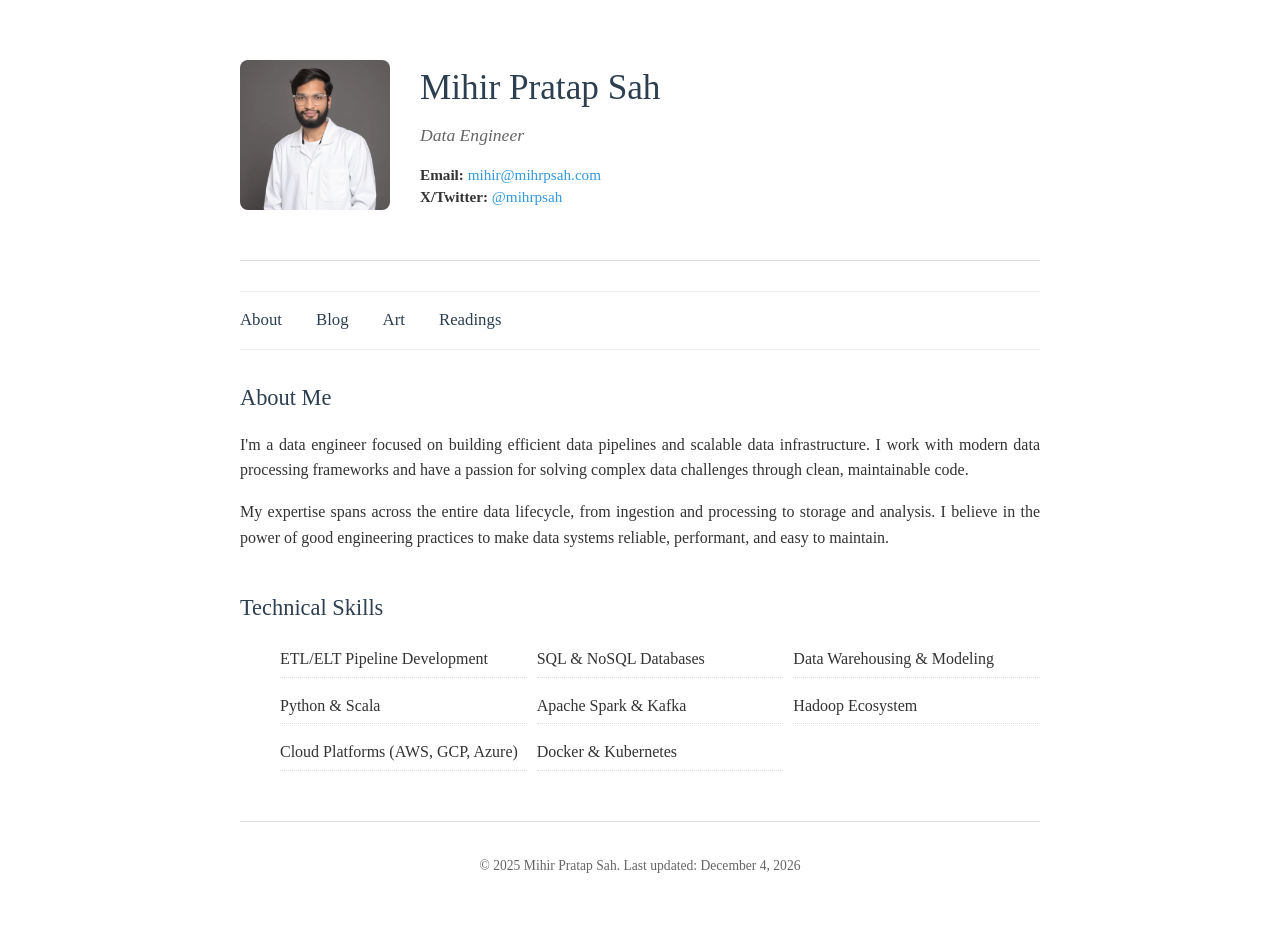
<file: index.html>
<!DOCTYPE html>
<html lang="en">
<head>
    <meta charset="UTF-8">
    <meta name="viewport" content="width=device-width, initial-scale=1.0">
    <title>Mihir Pratap Sah</title>
    <link rel="stylesheet" href="assets/css/main.css">
</head>
<body>
    <div class="header">
        <div class="profile-section">
            <img src="assets/pfp/replicate-prediction-a52gkehavsrj60cnek19t3darw.png" alt="Mihir Pratap Sah" class="profile-pic">
            <div class="profile-info">
                <h1>Mihir Pratap Sah</h1>
                <div class="subtitle">Data Engineer</div>
                <div class="contact-info">
                    <strong>Email:</strong> <a href="mailto:mihir@mihrpsah.com">mihir@mihrpsah.com</a><br>
                    <strong>X/Twitter:</strong> <a href="https://x.com/in/mihrpsah" target="_blank">@mihrpsah</a>
                </div>
            </div>
        </div>
    </div>

    <nav class="navigation">
        <a href="#about">About</a>
        <a href="blog/">Blog</a>
        <a href="art/">Art</a>
        <a href="readings/">Readings</a>
    </nav>

    <div class="section" id="about">
        <h2>About Me</h2>
        <p>
            I'm a data engineer focused on building efficient data pipelines and scalable data infrastructure. 
            I work with modern data processing frameworks and have a passion for solving complex data challenges 
            through clean, maintainable code.
        </p>
        <p>
            My expertise spans across the entire data lifecycle, from ingestion and processing to storage and 
            analysis. I believe in the power of good engineering practices to make data systems reliable, 
            performant, and easy to maintain.
        </p>
    </div>

    <div class="section">
        <h2>Technical Skills</h2>
        <ul class="skills-list">
            <li>ETL/ELT Pipeline Development</li>
            <li>SQL & NoSQL Databases</li>
            <li>Data Warehousing & Modeling</li>
            <li>Python & Scala</li>
            <li>Apache Spark & Kafka</li>
            <li>Hadoop Ecosystem</li>
            <li>Cloud Platforms (AWS, GCP, Azure)</li>
            <li>Docker & Kubernetes</li>
        </ul>
    </div>

    <div class="footer">
        <p>&copy; 2025 Mihir Pratap Sah. Last updated: <span id="lastUpdated"></span></p>
    </div>

    <script>
        document.getElementById('lastUpdated').textContent = new Date().toLocaleDateString('en-US', {
            year: 'numeric',
            month: 'long',
            day: 'numeric'
        });
    </script>
</body>
</html>
</file>
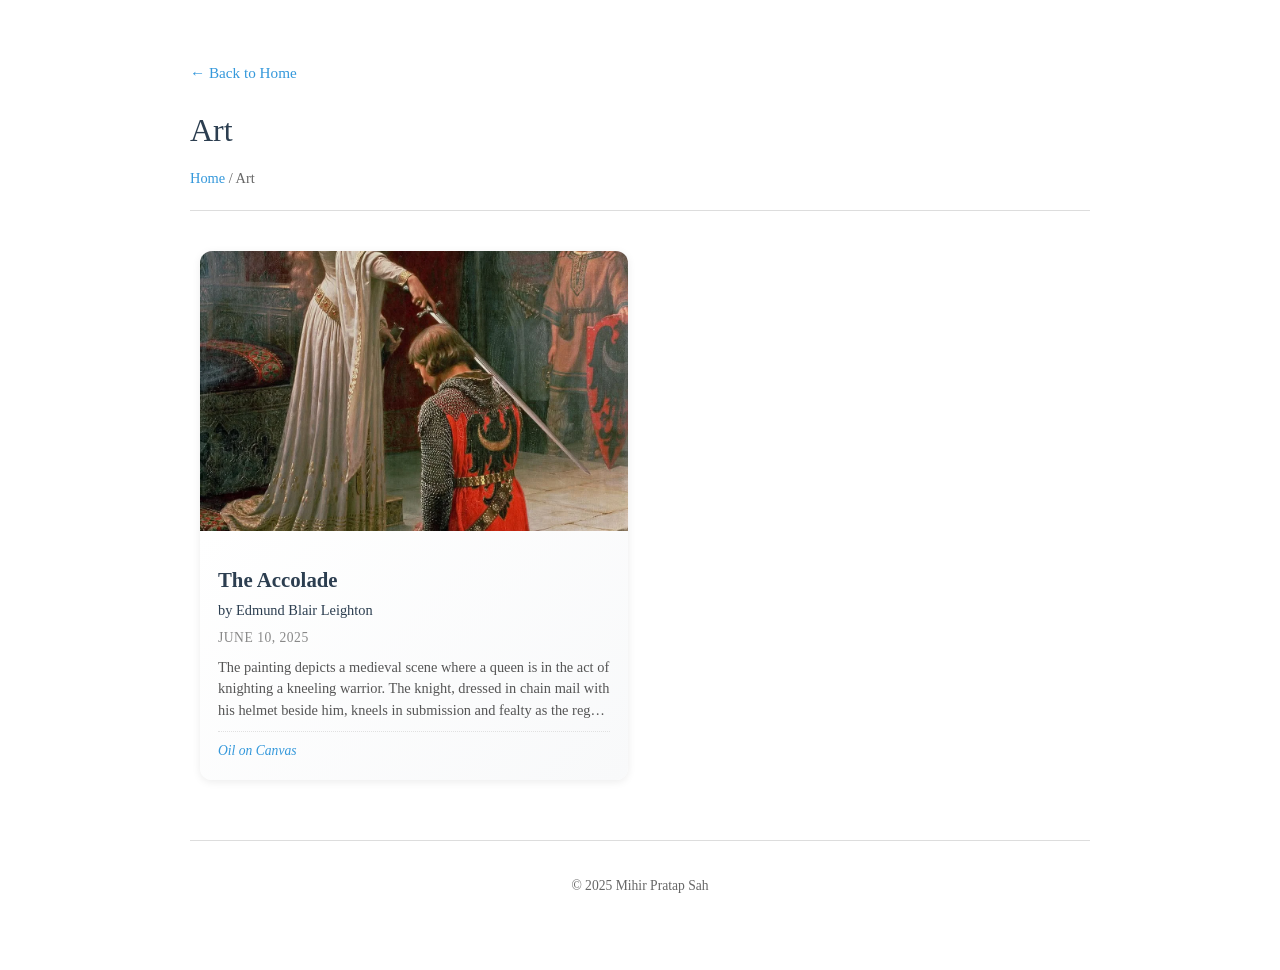
<file: art/index.html>
<!DOCTYPE html>
<html lang="en">
<head>
    <meta charset="UTF-8">
    <meta name="viewport" content="width=device-width, initial-scale=1.0">
    <title>Art | Mihir Pratap Sah</title>
    <link rel="stylesheet" href="../assets/css/main.css">
    <link rel="stylesheet" href="../assets/css/art.css">
</head>
<body>
    <a href="../" class="back-link">← Back to Home</a>
    
    <div class="header">
        <h1>Art</h1>
        <div class="breadcrumb">
            <a href="../">Home</a> / Art
        </div>
    </div>

    <div class="art-grid" id="artGrid">
        <div class="empty-state">
            <p>No art pieces yet. Check back soon!</p>
        </div>
    </div>

    <div class="footer">
        <p>&copy; 2025 Mihir Pratap Sah</p>
    </div>

    <script>
        // This will be populated when art pieces are added
                const artPieces = [
            
            {
                title: "The Accolade",
                image: "../assets/art/the-accolade.png",
                description: "The painting depicts a medieval scene where a queen is in the act of knighting a kneeling warrior. The knight, dressed in chain mail with his helmet beside him, kneels in submission and fealty as the regal lady gently taps the flat side of her sword on his shoulder, symbolizing his formal investiture as a knight.",
                date: "June 10, 2025",
                medium: "Oil on Canvas",
                artist: "Edmund Blair Leighton",
                pageUrl: "the-accolade.html"
            }
        ];
        
        function renderArt() {
            const artGrid = document.getElementById('artGrid');
            
            if (artPieces.length === 0) {
                artGrid.innerHTML = '<div class="empty-state"><p>No art pieces yet. Check back soon!</p></div>';
                return;
            }
            
            artGrid.innerHTML = artPieces.map(art => `
                <a href="${art.pageUrl}" class="art-item">
                    <img src="${art.image}" alt="${art.title}" class="art-image">
                    <div class="art-info">
                        <h2 class="art-title">${art.title}</h2>
                        ${art.artist ? `<div class="art-artist">by ${art.artist}</div>` : ''}
                        <div class="art-date">${art.date}</div>
                        <div class="art-description">${art.description}</div>
                        ${art.medium ? `<div class="art-medium">${art.medium}</div>` : ''}
                    </div>
                </a>
            `).join('');
        }
        
        renderArt();
    </script>
</body>
</html>
</file>
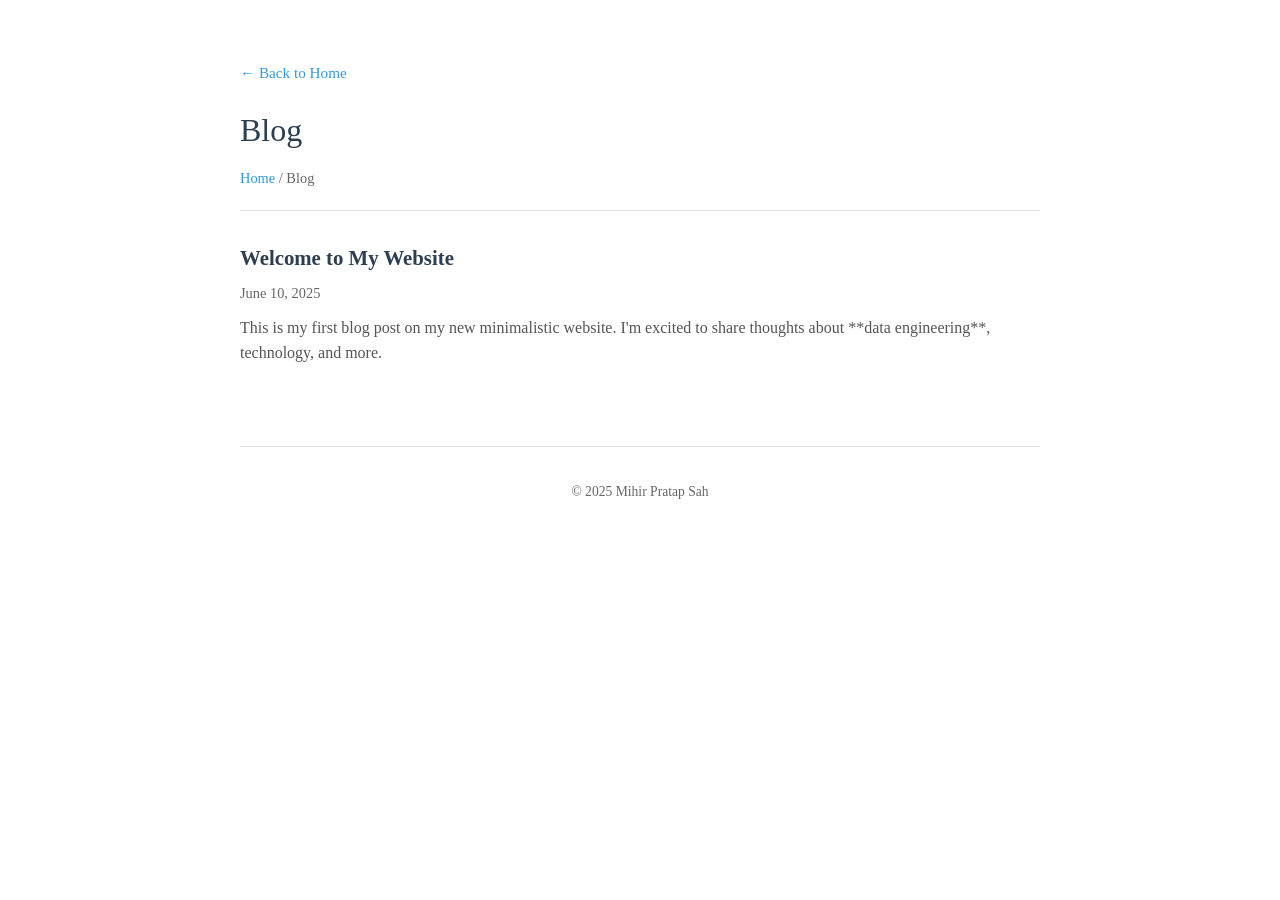
<file: blog/index.html>
<!DOCTYPE html>
<html lang="en">
<head>
    <meta charset="UTF-8">
    <meta name="viewport" content="width=device-width, initial-scale=1.0">
    <title>Blog | Mihir Pratap Sah</title>
    <link rel="stylesheet" href="../assets/css/main.css">
    <link rel="stylesheet" href="../assets/css/blog.css">
</head>
<body>
    <a href="../" class="back-link">← Back to Home</a>
    
    <div class="header">
        <h1>Blog</h1>
        <div class="breadcrumb">
            <a href="../">Home</a> / Blog
        </div>
    </div>

    <div class="post-list" id="postList">
        <div class="empty-state">
            <p>No blog posts yet. Check back soon!</p>
        </div>
    </div>

    <div class="footer">
        <p>&copy; 2025 Mihir Pratap Sah</p>
    </div>

    <script>
        // This will be populated when posts are added
                const posts = [
            {
                title: "Welcome to My Website",
                filename: "welcome-to-my-website.html",
                date: "June 10, 2025",
                excerpt: "This is my first blog post on my new minimalistic website. I'm excited to share thoughts about **data engineering**, technology, and more."
            }
        ];
        
        function renderPosts() {
            const postList = document.getElementById('postList');
            
            if (posts.length === 0) {
                postList.innerHTML = '<div class="empty-state"><p>No blog posts yet. Check back soon!</p></div>';
                return;
            }
            
            postList.innerHTML = posts.map(post => `
                <div class="post-item">
                    <h2 class="post-title">
                        <a href="${post.filename}">${post.title}</a>
                    </h2>
                    <div class="post-date">${post.date}</div>
                    <div class="post-excerpt">${post.excerpt || ''}</div>
                </div>
            `).join('');
        }
        
        renderPosts();
    </script>
</body>
</html>
</file>
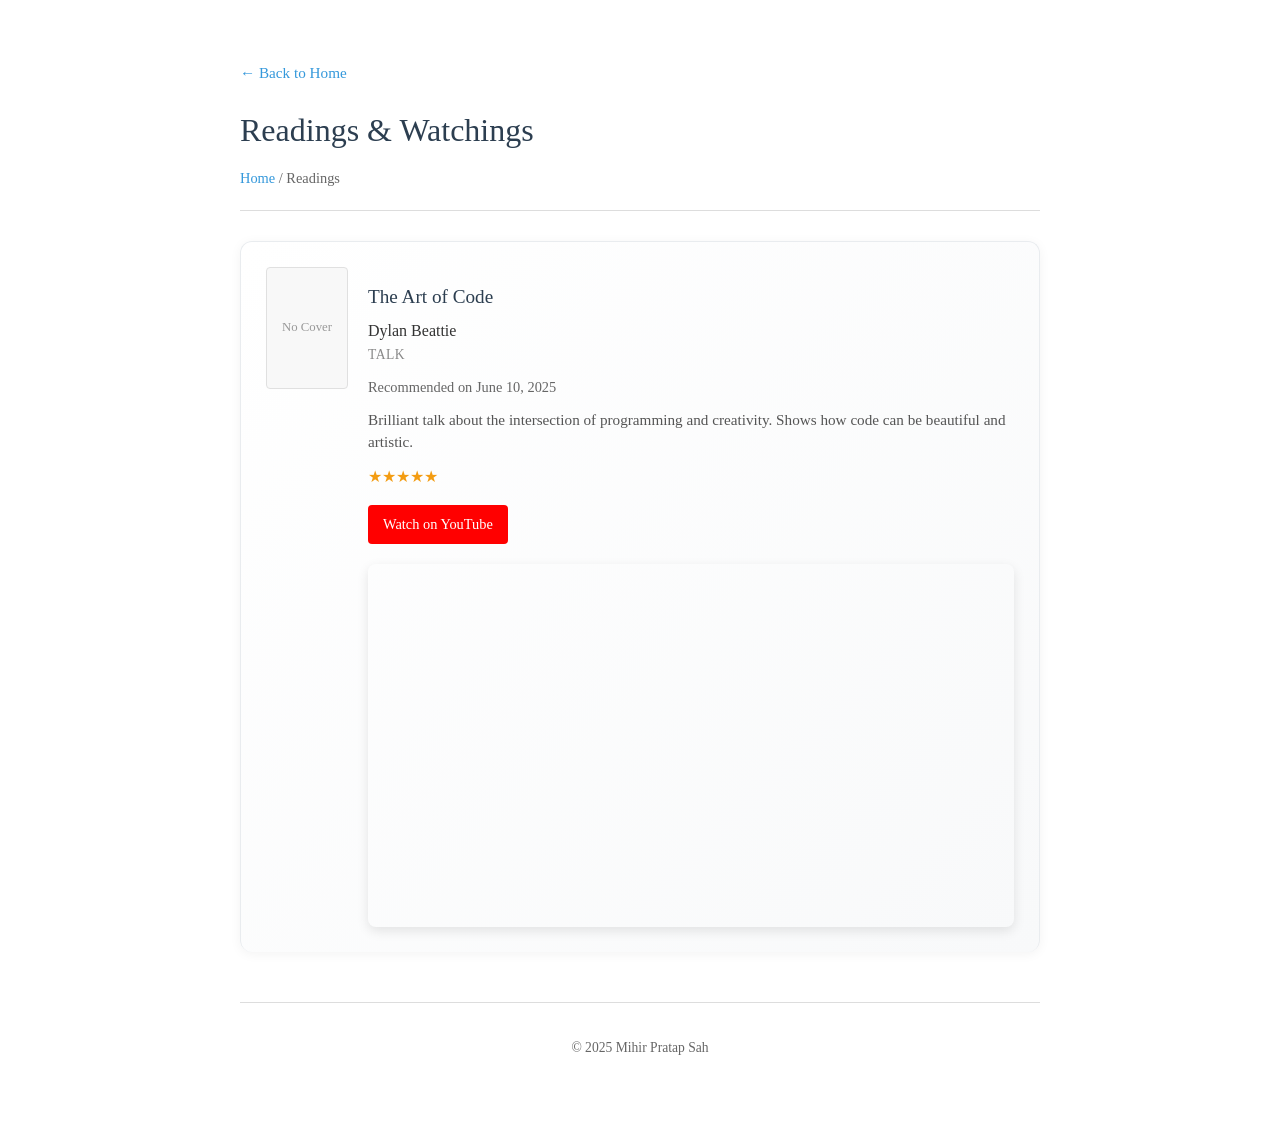
<file: readings/index.html>
<!DOCTYPE html>
<html lang="en">
<head>
    <meta charset="UTF-8">
    <meta name="viewport" content="width=device-width, initial-scale=1.0">
    <title>Readings | Mihir Pratap Sah</title>
    <link rel="stylesheet" href="../assets/css/main.css">
    <link rel="stylesheet" href="../assets/css/readings.css">
</head>
<body>
    <a href="../" class="back-link">← Back to Home</a>
    
    <div class="header">
        <h1>Readings & Watchings</h1>
        <div class="breadcrumb">
            <a href="../">Home</a> / Readings
        </div>
    </div>

    <div class="readings-list" id="readingsList">
        <div class="empty-state">
            <p>No recommendations yet. Check back soon!</p>
        </div>
    </div>

    <div class="footer">
        <p>&copy; 2025 Mihir Pratap Sah</p>
    </div>

    <script>
        // This will be populated when readings are added
                const readings = [
            {
                title: "The Art of Code",
                author: "Dylan Beattie",
                description: "Brilliant talk about the intersection of programming and creativity. Shows how code can be beautiful and artistic.",
                type: "talk",
                date: "June 10, 2025",
                rating: 5,
                cover: null,
                link: null,
                youtubeId: "6avJHaC3C2U"
            }
        ];
        
        function renderReadings() {
            const readingsList = document.getElementById('readingsList');
            
            if (readings.length === 0) {
                readingsList.innerHTML = '<div class="empty-state"><p>No recommendations yet. Check back soon!</p></div>';
                return;
            }
            
            readingsList.innerHTML = readings.map(reading => `
                <div class="reading-item">
                    <div class="reading-cover">
                        ${reading.cover ? 
                            `<img src="${reading.cover}" alt="${reading.title} cover">` : 
                            'No Cover'
                        }
                    </div>
                    <div class="reading-info">
                        <h2 class="reading-title">${reading.title}</h2>
                        <div class="reading-author">${reading.author}</div>
                        <div class="reading-type">${reading.type}</div>
                        <div class="reading-date">Recommended on ${reading.date}</div>
                        <div class="reading-description">${reading.description}</div>
                        ${reading.rating ? `<div class="reading-rating">${'★'.repeat(reading.rating)}${'☆'.repeat(5-reading.rating)}</div>` : ''}
                        ${(reading.link || reading.youtubeId) ? `
                            <div class="reading-links">
                                ${reading.link ? `<a href="${reading.link}" target="_blank" class="reading-link">Visit Link</a>` : ''}
                                ${reading.youtubeId ? `<a href="https://youtube.com/watch?v=${reading.youtubeId}" target="_blank" class="reading-link youtube-link">Watch on YouTube</a>` : ''}
                            </div>
                        ` : ''}
                        ${reading.youtubeId ? `
                            <div class="youtube-embed">
                                <iframe src="https://www.youtube.com/embed/${reading.youtubeId}" 
                                        title="${reading.title}" 
                                        allowfullscreen>
                                </iframe>
                            </div>
                        ` : ''}
                    </div>
                </div>
            `).join('');
        }
        
        renderReadings();
    </script>
</body>
</html>
</file>
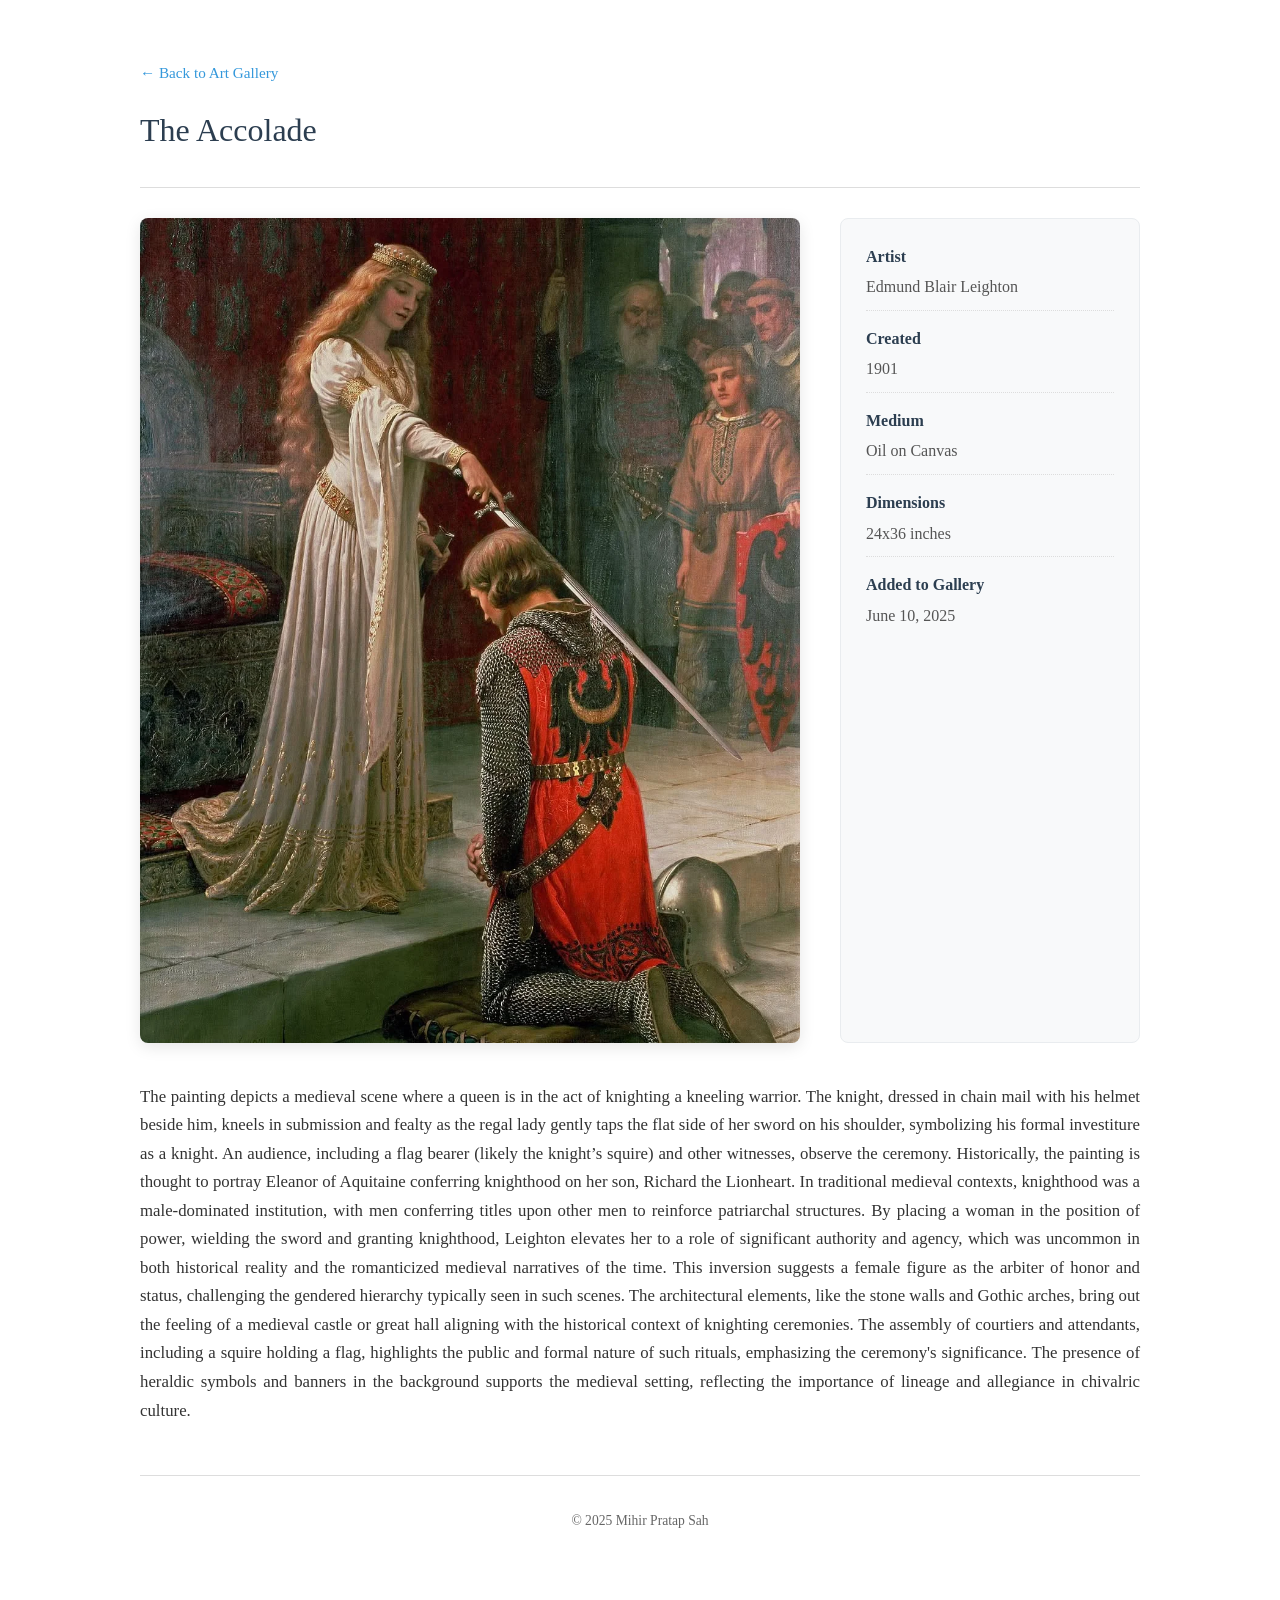
<file: art/the-accolade.html>
<!DOCTYPE html>
<html lang="en">
<head>
    <meta charset="UTF-8">
    <meta name="viewport" content="width=device-width, initial-scale=1.0">
    <title>The Accolade | Mihir Pratap Sah</title>
    <link rel="stylesheet" href="../assets/css/main.css">
    <link rel="stylesheet" href="../assets/css/art.css">
</head>
<body>
    <a href="./" class="back-link">← Back to Art Gallery</a>
    
    <div class="header">
        <h1>The Accolade</h1>
    </div>
    
    <div class="art-container">
        <div class="art-image-container">
            <img src="../assets/art/the-accolade.png" alt="The Accolade" class="art-image">
        </div>
        
        <div class="art-details">
            <div class="detail-item">
                <span class="detail-label">Artist</span>
                <span class="detail-value">Edmund Blair Leighton</span>
            </div>
            
            <div class="detail-item">
                <span class="detail-label">Created</span>
                <span class="detail-value">1901</span>
            </div>
            
            <div class="detail-item"><span class="detail-label">Medium</span><span class="detail-value">Oil on Canvas</span></div>
            
            <div class="detail-item"><span class="detail-label">Dimensions</span><span class="detail-value">24x36 inches</span></div>
            
            <div class="detail-item">
                <span class="detail-label">Added to Gallery</span>
                <span class="detail-value">June 10, 2025</span>
            </div>
        </div>
    </div>
    
    <div class="description">
        <p>

The painting depicts a medieval scene where a queen is in the act of knighting a kneeling warrior. The knight, dressed in chain mail with his helmet beside him, kneels in submission and fealty as the regal lady gently taps the flat side of her sword on his shoulder, symbolizing his formal investiture as a knight. An audience, including a flag bearer (likely the knight’s squire) and other witnesses, observe the ceremony. Historically, the painting is thought to portray Eleanor of Aquitaine conferring knighthood on her son, Richard the Lionheart.

In traditional medieval contexts, knighthood was a male-dominated institution, with men conferring titles upon other men to reinforce patriarchal structures. By placing a woman in the position of power, wielding the sword and granting knighthood, Leighton elevates her to a role of significant authority and agency, which was uncommon in both historical reality and the romanticized medieval narratives of the time. This inversion suggests a female figure as the arbiter of honor and status, challenging the gendered hierarchy typically seen in such scenes.

The architectural elements, like the stone walls and Gothic arches, bring out the feeling of a medieval castle or great hall aligning with the historical context of knighting ceremonies. The assembly of courtiers and attendants, including a squire holding a flag, highlights the public and formal nature of such rituals, emphasizing the ceremony's significance. The presence of heraldic symbols and banners in the background supports the medieval setting, reflecting the importance of lineage and allegiance in chivalric culture.
</p>
    </div>
    
    <div class="footer">
        <p>&copy; 2025 Mihir Pratap Sah</p>
    </div>
</body>
</html>
</file>
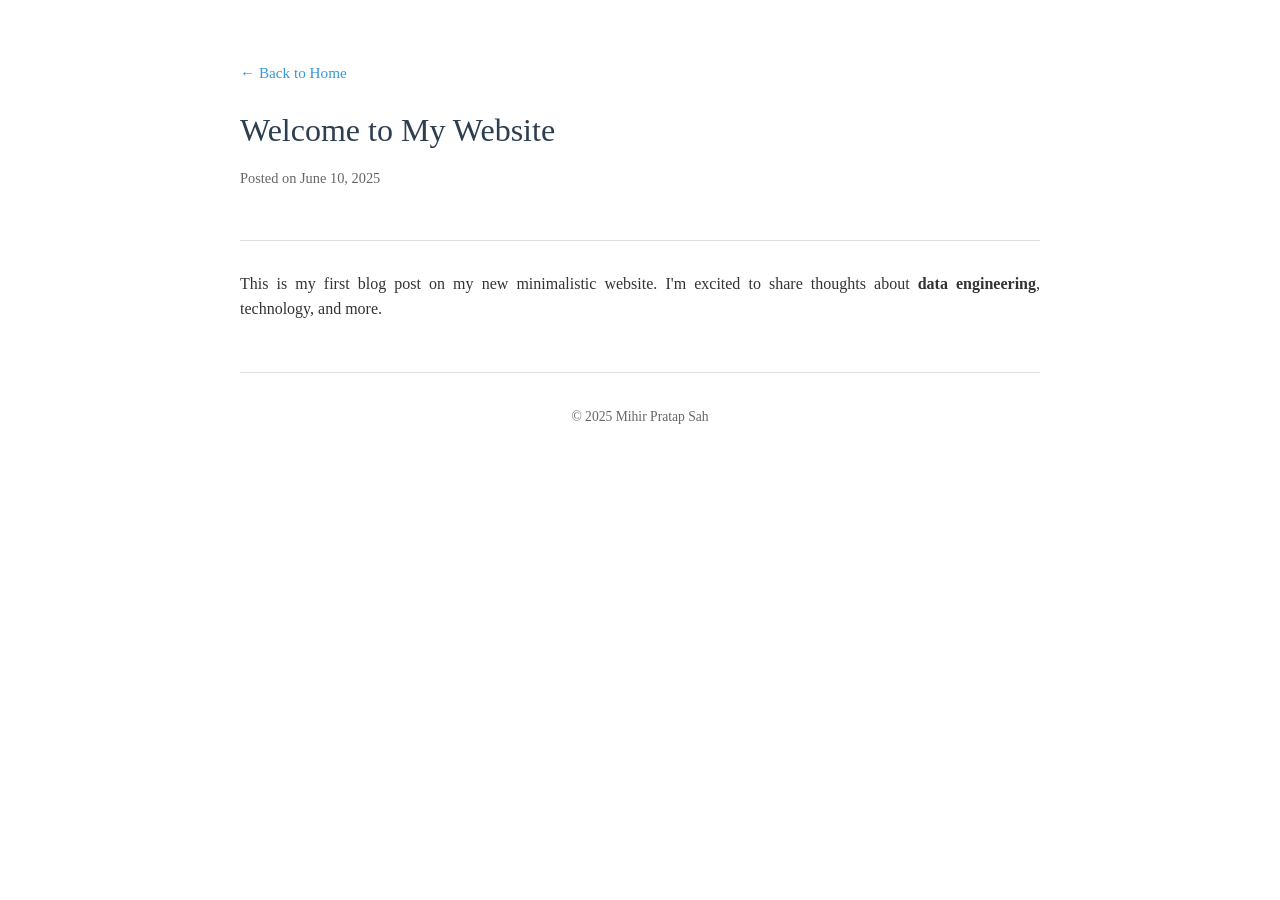
<file: blog/welcome-to-my-website.html>
<!DOCTYPE html>
<html lang="en">
<head>
    <meta charset="UTF-8">
    <meta name="viewport" content="width=device-width, initial-scale=1.0">
    <title>Welcome to My Website | Mihir Pratap Sah</title>
    <link rel="stylesheet" href="../assets/css/main.css">
    <link rel="stylesheet" href="../assets/css/blog.css">
</head>
<body>
    <a href="../" class="back-link">← Back to Home</a>
    
    <div class="header">
        <h1>Welcome to My Website</h1>
        <div class="post-meta">Posted on June 10, 2025</div>
    </div>

    <div class="content">
        <p>This is my first blog post on my new minimalistic website. I'm excited to share thoughts about <strong>data engineering</strong>, technology, and more.</p>
    </div>

    <div class="footer">
        <p>&copy; 2025 Mihir Pratap Sah</p>
    </div>
</body>
</html>
</file>
<file: assets/css/main.css>
/* Main Styles for Personal Website */

body {
    font-family: Georgia, 'Times New Roman', serif;
    max-width: 800px;
    margin: 40px auto;
    background-color: white;
    color: #333;
    line-height: 1.6;
    padding: 20px;
}

.header {
    border-bottom: 1px solid #ddd;
    padding-bottom: 20px;
    margin-bottom: 30px;
}

.profile-section {
    display: flex;
    align-items: flex-start;
    gap: 30px;
    margin-bottom: 30px;
}

.profile-pic {
    width: 150px;
    height: 150px;
    object-fit: cover;
    border-radius: 8px;
    flex-shrink: 0;
}

.profile-info h1 {
    margin: 0 0 5px 0;
    font-size: 2.2em;
    font-weight: normal;
    color: #2c3e50;
}

.profile-info .subtitle {
    font-size: 1.1em;
    color: #666;
    margin-bottom: 15px;
    font-style: italic;
}

.contact-info {
    font-size: 0.95em;
    line-height: 1.4;
}

.contact-info a {
    color: #3498db;
    text-decoration: none;
}

.contact-info a:hover {
    text-decoration: underline;
}

.navigation {
    margin: 30px 0;
    padding: 15px 0;
    border-top: 1px solid #eee;
    border-bottom: 1px solid #eee;
}

.navigation a {
    color: #2c3e50;
    text-decoration: none;
    margin-right: 30px;
    font-weight: 500;
    font-size: 1.05em;
}

.navigation a:hover {
    color: #3498db;
}

.section {
    margin-bottom: 40px;
}

.section h2 {
    font-size: 1.4em;
    color: #2c3e50;
    margin-bottom: 15px;
    font-weight: normal;
}

.section p {
    margin-bottom: 15px;
    text-align: justify;
}

.skills-list {
    display: grid;
    grid-template-columns: repeat(auto-fit, minmax(200px, 1fr));
    gap: 10px;
    margin-top: 15px;
}

.skills-list li {
    list-style: none;
    padding: 5px 0;
    border-bottom: 1px dotted #ddd;
}

.footer {
    margin-top: 50px;
    padding-top: 20px;
    border-top: 1px solid #ddd;
    font-size: 0.85em;
    color: #666;
    text-align: center;
}

/* Common Navigation Elements */
.back-link {
    display: inline-block;
    margin-bottom: 20px;
    color: #3498db;
    text-decoration: none;
    font-size: 0.95em;
}

.back-link:hover {
    text-decoration: underline;
}

.breadcrumb {
    font-size: 0.9em;
    color: #666;
}

.breadcrumb a {
    color: #3498db;
    text-decoration: none;
}

.breadcrumb a:hover {
    text-decoration: underline;
}

/* Responsive Design */
@media (max-width: 600px) {
    .profile-section {
        flex-direction: column;
        text-align: center;
    }
    
    .navigation a {
        display: block;
        margin-bottom: 10px;
    }
}
</file>
<file: assets/css/art.css>
/* Art Gallery Styles */

/* Header Styles */
.header h1 {
    margin: 0 0 10px 0;
    font-size: 2em;
    font-weight: normal;
    color: #2c3e50;
}

/* Gallery Grid */
body {
    max-width: 900px; /* Override for art gallery */
}

/* Art Detail Page Override */
body:has(.art-container) {
    max-width: 1000px; /* Wider for detail page */
}

.art-grid {
    display: grid;
    grid-template-columns: repeat(auto-fill, minmax(280px, 1fr));
    gap: 25px;
    margin-top: 30px;
    padding: 10px;
}

.art-item {
    background: white;
    border-radius: 12px;
    overflow: hidden;
    transition: all 0.3s ease;
    cursor: pointer;
    text-decoration: none;
    color: inherit;
    display: block;
    box-shadow: 0 2px 8px rgba(0,0,0,0.08);
    position: relative;
}

.art-item:hover {
    box-shadow: 0 8px 25px rgba(0,0,0,0.15);
    transform: translateY(-4px);
}

.art-image {
    width: 100%;
    height: 280px;
    object-fit: cover;
    display: block;
    transition: transform 0.3s ease;
}

.art-item:hover .art-image {
    transform: scale(1.02);
}

.art-info {
    padding: 18px;
    background: linear-gradient(135deg, #ffffff 0%, #f8f9fa 100%);
}

.art-title {
    font-size: 1.3em;
    color: #2c3e50;
    margin-bottom: 6px;
    font-weight: 600;
    line-height: 1.3;
}

.art-artist {
    font-size: 0.9em;
    color: #2c3e50;
    font-weight: 500;
    margin-bottom: 5px;
}

.art-date {
    font-size: 0.85em;
    color: #888;
    margin-bottom: 8px;
    text-transform: uppercase;
    letter-spacing: 0.5px;
}

.art-description {
    color: #555;
    font-size: 0.9em;
    line-height: 1.5;
    margin-bottom: 10px;
    display: -webkit-box;
    -webkit-line-clamp: 3;
    -webkit-box-orient: vertical;
    overflow: hidden;
}

.art-medium {
    font-size: 0.85em;
    color: #3498db;
    font-style: italic;
    font-weight: 500;
    margin-top: 8px;
    padding-top: 8px;
    border-top: 1px dotted #e0e0e0;
}

/* Empty State */
.empty-state {
    text-align: center;
    color: #666;
    font-style: italic;
    margin: 60px 0;
    grid-column: 1 / -1;
}

/* Art Detail Page Styles */
.art-container {
    display: grid;
    grid-template-columns: 1fr 300px;
    gap: 40px;
    margin-bottom: 40px;
}

.art-image-container {
    text-align: center;
}

.art-image-container .art-image {
    max-width: 100%;
    height: auto;
    border-radius: 8px;
    box-shadow: 0 4px 16px rgba(0,0,0,0.1);
}

.art-details {
    background-color: #f8f9fa;
    padding: 25px;
    border-radius: 8px;
    border: 1px solid #e9ecef;
}

.detail-item {
    margin-bottom: 15px;
    padding-bottom: 10px;
    border-bottom: 1px dotted #ddd;
}

.detail-item:last-child {
    border-bottom: none;
    margin-bottom: 0;
}

.detail-label {
    font-weight: 600;
    color: #2c3e50;
    display: block;
    margin-bottom: 5px;
}

.detail-value {
    color: #555;
}

.description {
    margin-top: 30px;
    font-size: 1.05em;
    line-height: 1.7;
    text-align: justify;
}

/* Responsive Design */
@media (max-width: 768px) {
    .art-grid {
        grid-template-columns: repeat(auto-fill, minmax(250px, 1fr));
        gap: 20px;
        padding: 5px;
    }
    
    .art-image {
        height: 240px;
    }
    
    .art-info {
        padding: 15px;
    }
    
    .art-container {
        grid-template-columns: 1fr;
        gap: 20px;
    }
}

@media (max-width: 480px) {
    .art-grid {
        grid-template-columns: 1fr;
        gap: 15px;
    }
    
    .art-image {
        height: 200px;
    }
}
</file>
<file: assets/css/blog.css>
/* Blog Specific Styles */

/* Header Styles */
.header h1 {
    margin: 0 0 10px 0;
    font-size: 2em;
    font-weight: normal;
    color: #2c3e50;
}

/* Blog Index Styles */
.post-list {
    margin-top: 30px;
}

.post-item {
    margin-bottom: 40px;
    padding-bottom: 30px;
    border-bottom: 1px solid #f0f0f0;
}

.post-item:last-child {
    border-bottom: none;
}

.post-title {
    font-size: 1.3em;
    margin-bottom: 8px;
}

.post-title a {
    color: #2c3e50;
    text-decoration: none;
}

.post-title a:hover {
    color: #3498db;
}

.post-date {
    font-size: 0.9em;
    color: #666;
    margin-bottom: 10px;
}

.post-excerpt {
    color: #555;
    line-height: 1.6;
}

/* Blog Post Styles */
.post-meta {
    font-size: 0.9em;
    color: #666;
    margin-bottom: 30px;
}

.content {
    margin-bottom: 50px;
}

.content h1, 
.content h2, 
.content h3 {
    color: #2c3e50;
    margin-top: 30px;
    margin-bottom: 15px;
}

.content p {
    margin-bottom: 15px;
    text-align: justify;
}

.content pre {
    background-color: #f8f8f8;
    padding: 15px;
    border-radius: 4px;
    overflow-x: auto;
    border: 1px solid #e0e0e0;
}

.content code {
    font-family: 'Courier New', monospace;
    background-color: #f8f8f8;
    padding: 2px 4px;
    border-radius: 3px;
}

.content pre code {
    background: none;
    padding: 0;
}

.content a {
    color: #3498db;
    text-decoration: none;
}

.content a:hover {
    text-decoration: underline;
}

.blog-image {
    max-width: 100%;
    height: auto;
    margin: 20px 0;
    border-radius: 4px;
    box-shadow: 0 2px 8px rgba(0,0,0,0.1);
    display: block;
}

.content ul, 
.content ol {
    margin-bottom: 15px;
    padding-left: 30px;
}

.content blockquote {
    border-left: 4px solid #3498db;
    margin: 20px 0;
    padding: 10px 20px;
    background-color: #f8f9fa;
    font-style: italic;
}

/* Empty State */
.empty-state {
    text-align: center;
    color: #666;
    font-style: italic;
    margin: 60px 0;
}
</file>
<file: assets/css/readings.css>
/* Readings Specific Styles */

/* Header Styles */
.header h1 {
    margin: 0 0 10px 0;
    font-size: 2em;
    font-weight: normal;
    color: #2c3e50;
}

/* Reading List */
.readings-list {
    margin-top: 30px;
}

.reading-item {
    margin-bottom: 40px;
    padding: 25px;
    background: linear-gradient(135deg, #ffffff 0%, #f8f9fa 100%);
    border-radius: 12px;
    box-shadow: 0 2px 12px rgba(0,0,0,0.05);
    border: 1px solid #e9ecef;
    transition: all 0.3s ease;
    display: flex;
    gap: 20px;
}

.reading-item:last-child {
    border-bottom: none;
}

.reading-cover {
    flex-shrink: 0;
    width: 80px;
    height: 120px;
    background-color: #f8f8f8;
    border: 1px solid #e0e0e0;
    border-radius: 4px;
    display: flex;
    align-items: center;
    justify-content: center;
    color: #999;
    font-size: 0.8em;
    text-align: center;
}

.reading-cover img {
    width: 100%;
    height: 100%;
    object-fit: cover;
    border-radius: 4px;
}

.reading-info {
    flex: 1;
}

.reading-title {
    font-size: 1.2em;
    color: #2c3e50;
    margin-bottom: 5px;
    font-weight: 500;
}

.reading-type {
    font-size: 0.85em;
    color: #888;
    text-transform: uppercase;
    letter-spacing: 0.5px;
    margin-bottom: 10px;
}

.reading-date {
    font-size: 0.9em;
    color: #666;
    margin-bottom: 10px;
}

.reading-item:hover {
    box-shadow: 0 4px 20px rgba(0,0,0,0.1);
    transform: translateY(-2px);
}

.book-cover {
    width: 100%;
    height: 150px;
    object-fit: cover;
    border-radius: 6px;
    box-shadow: 0 3px 12px rgba(0,0,0,0.2);
}

.book-info h3 {
    margin: 0 0 8px 0;
    color: #2c3e50;
    font-size: 1.3em;
    font-weight: 600;
}

.book-author {
    color: #666;
    font-size: 1em;
    margin-bottom: 10px;
    font-style: italic;
}

.book-rating {
    margin-bottom: 12px;
}

.stars {
    color: #f39c12;
    font-size: 1.1em;
    margin-right: 8px;
}

.rating-text {
    color: #666;
    font-size: 0.9em;
}

.book-review {
    color: #555;
    line-height: 1.6;
    margin-bottom: 15px;
    text-align: justify;
}

.reading-description {
    color: #555;
    font-size: 0.95em;
    line-height: 1.5;
}

.reading-rating {
    margin-top: 10px;
    color: #f39c12;
}

.book-links {
    display: flex;
    flex-wrap: wrap;
    gap: 10px;
    margin-top: 15px;
}

.reading-links {
    margin-top: 15px;
    display: flex;
    flex-wrap: wrap;
    gap: 10px;
}

.book-link {
    display: inline-block;
    padding: 8px 16px;
    background-color: #3498db;
    color: white;
    text-decoration: none;
    border-radius: 6px;
    font-size: 0.9em;
    font-weight: 500;
    transition: background-color 0.3s ease;
}

.reading-link {
    display: inline-block;
    padding: 8px 15px;
    background-color: #3498db;
    color: white;
    text-decoration: none;
    border-radius: 4px;
    font-size: 0.9em;
    transition: background-color 0.3s ease;
}

.book-link:hover,
.reading-link:hover {
    background-color: #2980b9;
}

.book-link.youtube {
    background-color: #ff6b6b;
}

.book-link.youtube:hover {
    background-color: #ee5a52;
}

.youtube-link {
    background-color: #ff0000;
}

.youtube-link:hover {
    background-color: #cc0000;
}

.youtube-embed {
    margin-top: 20px;
    position: relative;
    width: 100%;
    height: 0;
    padding-bottom: 56.25%; /* 16:9 aspect ratio */
    border-radius: 8px;
    overflow: hidden;
    box-shadow: 0 4px 12px rgba(0,0,0,0.1);
}

.youtube-embed iframe {
    position: absolute;
    top: 0;
    left: 0;
    width: 100%;
    height: 100%;
    border: none;
}

/* Empty State */
.empty-state {
    text-align: center;
    color: #666;
    font-style: italic;
    margin: 60px 0;
    padding: 40px;
    background-color: #f8f9fa;
    border-radius: 8px;
    border: 2px dashed #ddd;
}

/* Responsive Design */
@media (max-width: 768px) {
    .reading-item {
        padding: 20px;
        margin-bottom: 30px;
    }
    
    .book-cover {
        height: 130px;
    }
    
    .book-info h3 {
        font-size: 1.2em;
    }
    
    .book-links {
        flex-direction: column;
    }
    
    .book-link {
        text-align: center;
    }
}

@media (max-width: 600px) {
    .reading-item {
        flex-direction: column;
    }
    
    .reading-cover {
        width: 60px;
        height: 90px;
        align-self: flex-start;
    }
}

@media (max-width: 480px) {
    .reading-item {
        text-align: center;
        gap: 15px;
    }
    
    .reading-cover {
        width: 120px;
        height: 150px;
        margin: 0 auto;
    }
}
</file>
